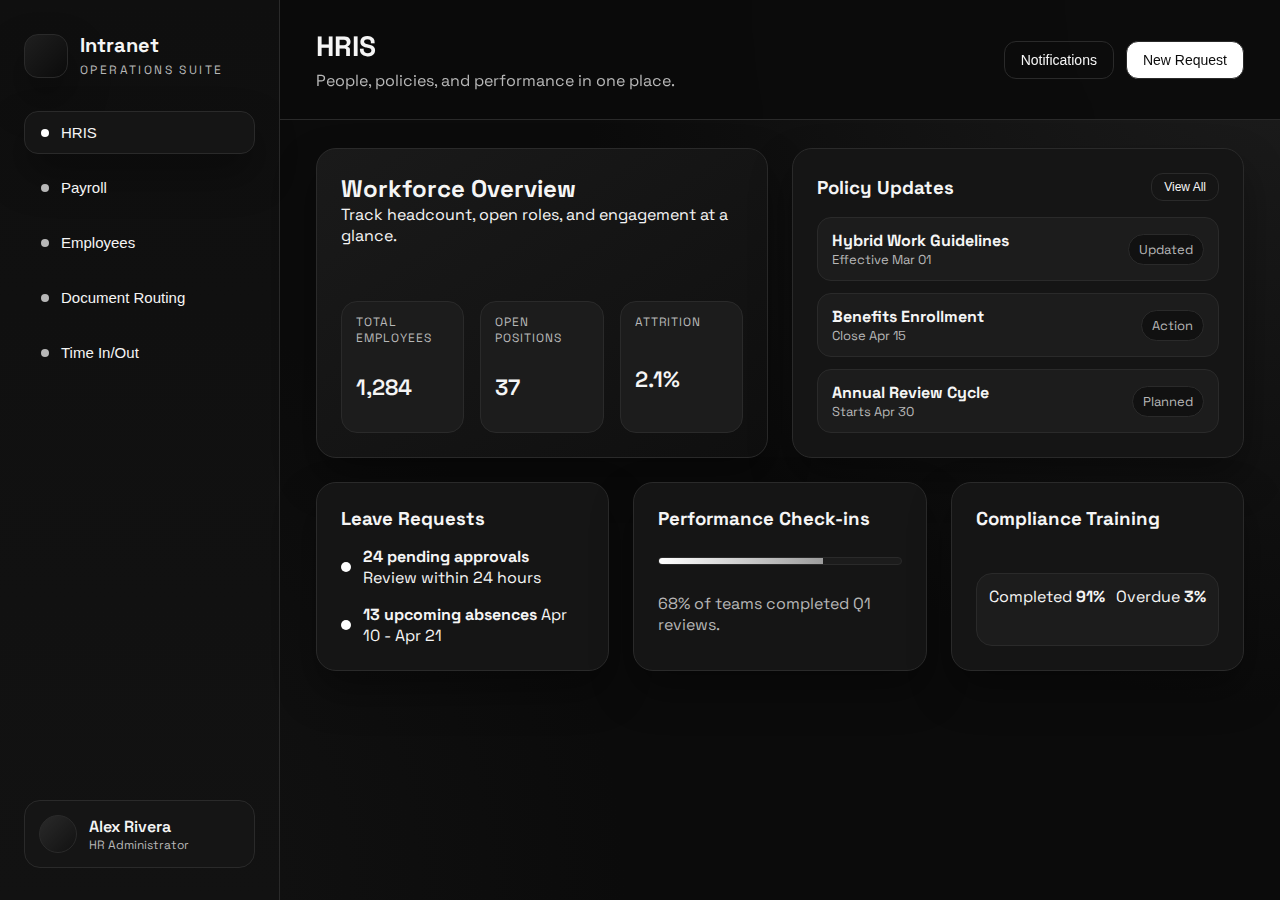
<file: app.html>
<!doctype html>
<html lang="en">
  <head>
    <meta charset="utf-8" />
    <meta name="viewport" content="width=device-width, initial-scale=1" />
    <title>Intranet Suite</title>
    <link rel="stylesheet" href="styles.css" />
  </head>
  <body>
    <div class="app" id="app">
      <aside class="sidebar" id="sidebar">
        <div class="brand">
          <div class="brand-mark"></div>
          <div class="brand-text">
            <span class="brand-title">Intranet</span>
            <span class="brand-sub">Operations Suite</span>
          </div>
        </div>
        <nav class="nav" id="nav">
          <button class="nav-item tab-trigger active" data-tab="hris">
            <span class="nav-dot"></span>
            <span>HRIS</span>
          </button>
          <button class="nav-item tab-trigger" data-tab="payroll">
            <span class="nav-dot"></span>
            <span>Payroll</span>
          </button>
          <button class="nav-item tab-trigger" data-tab="employees">
            <span class="nav-dot"></span>
            <span>Employees</span>
          </button>
          <button class="nav-item tab-trigger" data-tab="documents">
            <span class="nav-dot"></span>
            <span>Document Routing</span>
          </button>
          <button class="nav-item tab-trigger" data-tab="time">
            <span class="nav-dot"></span>
            <span>Time In/Out</span>
          </button>
        </nav>
        <div class="sidebar-footer">
          <div class="user-card">
            <div class="avatar"></div>
            <div>
              <div class="user-name">Alex Rivera</div>
              <div class="user-role">HR Administrator</div>
            </div>
          </div>
        </div>
      </aside>

      <div class="main">
        <header class="topbar">
          <button class="icon-btn" id="menuToggle" aria-label="Toggle menu">
            <span class="icon-line"></span>
            <span class="icon-line"></span>
          </button>
          <div class="topbar-title">
            <h1 id="pageTitle">HRIS</h1>
            <p>People, policies, and performance in one place.</p>
          </div>
          <div class="topbar-actions">
            <button class="ghost-btn">Notifications</button>
            <button class="primary-btn">New Request</button>
          </div>
        </header>

        <section class="content">
          <div class="panel active" id="tab-hris">
            <div class="grid two">
              <div class="card hero">
                <div>
                  <h2>Workforce Overview</h2>
                  <p>Track headcount, open roles, and engagement at a glance.</p>
                </div>
                <div class="stat-grid">
                  <div class="stat">
                    <span class="stat-label">Total Employees</span>
                    <span class="stat-value">1,284</span>
                  </div>
                  <div class="stat">
                    <span class="stat-label">Open Positions</span>
                    <span class="stat-value">37</span>
                  </div>
                  <div class="stat">
                    <span class="stat-label">Attrition</span>
                    <span class="stat-value">2.1%</span>
                  </div>
                </div>
              </div>
              <div class="card">
                <div class="card-header">
                  <h3>Policy Updates</h3>
                  <button class="ghost-btn small">View All</button>
                </div>
                <ul class="list">
                  <li>
                    <div>
                      <strong>Hybrid Work Guidelines</strong>
                      <span>Effective Mar 01</span>
                    </div>
                    <span class="badge">Updated</span>
                  </li>
                  <li>
                    <div>
                      <strong>Benefits Enrollment</strong>
                      <span>Close Apr 15</span>
                    </div>
                    <span class="badge">Action</span>
                  </li>
                  <li>
                    <div>
                      <strong>Annual Review Cycle</strong>
                      <span>Starts Apr 30</span>
                    </div>
                    <span class="badge">Planned</span>
                  </li>
                </ul>
              </div>
            </div>

            <div class="grid three">
              <div class="card">
                <h3>Leave Requests</h3>
                <div class="timeline">
                  <div class="timeline-item">
                    <div class="timeline-dot"></div>
                    <div>
                      <strong>24 pending approvals</strong>
                      <span>Review within 24 hours</span>
                    </div>
                  </div>
                  <div class="timeline-item">
                    <div class="timeline-dot"></div>
                    <div>
                      <strong>13 upcoming absences</strong>
                      <span>Apr 10 - Apr 21</span>
                    </div>
                  </div>
                </div>
              </div>
              <div class="card">
                <h3>Performance Check-ins</h3>
                <div class="progress">
                  <div class="progress-bar" style="width: 68%"></div>
                </div>
                <p class="muted">68% of teams completed Q1 reviews.</p>
              </div>
              <div class="card">
                <h3>Compliance Training</h3>
                <div class="stacked">
                  <div>
                    <span>Completed</span>
                    <strong>91%</strong>
                  </div>
                  <div>
                    <span>Overdue</span>
                    <strong>3%</strong>
                  </div>
                </div>
              </div>
            </div>
          </div>

          <div class="panel" id="tab-payroll">
            <div class="grid two">
              <div class="card">
                <h2>Payroll Snapshot</h2>
                <p>Next payout: Apr 15, 2026</p>
                <div class="stat-grid">
                  <div class="stat">
                    <span class="stat-label">Gross Pay</span>
                    <span class="stat-value">$4.2M</span>
                  </div>
                  <div class="stat">
                    <span class="stat-label">Net Pay</span>
                    <span class="stat-value">$3.1M</span>
                  </div>
                  <div class="stat">
                    <span class="stat-label">Deductions</span>
                    <span class="stat-value">$1.1M</span>
                  </div>
                </div>
              </div>
              <div class="card">
                <div class="card-header">
                  <h3>Payroll Actions</h3>
                  <button class="ghost-btn small">Run Preview</button>
                </div>
                <div class="action-grid">
                  <button class="action-btn">Generate Payslips</button>
                  <button class="action-btn">Export Bank File</button>
                  <button class="action-btn">Sync Tax Tables</button>
                  <button class="action-btn">Adjust Allowances</button>
                </div>
              </div>
            </div>
            <div class="card">
              <div class="card-header">
                <h3>Payroll Exceptions</h3>
                <button class="ghost-btn small">Resolve All</button>
              </div>
              <div class="table">
                <div class="table-row header">
                  <span>Employee</span>
                  <span>Issue</span>
                  <span>Status</span>
                  <span>Action</span>
                </div>
                <div class="table-row">
                  <span>Camila Perez</span>
                  <span>Overtime mismatch</span>
                  <span>Pending</span>
                  <button class="ghost-btn small">Review</button>
                </div>
                <div class="table-row">
                  <span>Jordan Lee</span>
                  <span>Bank details missing</span>
                  <span>Blocked</span>
                  <button class="ghost-btn small">Ping</button>
                </div>
                <div class="table-row">
                  <span>Priya Singh</span>
                  <span>Tax exemption update</span>
                  <span>In progress</span>
                  <button class="ghost-btn small">Update</button>
                </div>
              </div>
            </div>
          </div>

          <div class="panel" id="tab-employees">
            <div class="grid two">
              <div class="card">
                <h2>Employee Directory</h2>
                <p>Search, filter, and manage profiles and assignments.</p>
                <div class="search">
                  <input type="text" placeholder="Search by name, role, or team" />
                  <button class="ghost-btn">Search</button>
                </div>
                <div class="pill-row">
                  <span class="pill">Active</span>
                  <span class="pill">Onboarding</span>
                  <span class="pill">Remote</span>
                  <span class="pill">Contractor</span>
                </div>
              </div>
              <div class="card">
                <h3>Team Health</h3>
                <div class="stat-grid">
                  <div class="stat">
                    <span class="stat-label">Engagement</span>
                    <span class="stat-value">84%</span>
                  </div>
                  <div class="stat">
                    <span class="stat-label">eNPS</span>
                    <span class="stat-value">41</span>
                  </div>
                  <div class="stat">
                    <span class="stat-label">Retention</span>
                    <span class="stat-value">96%</span>
                  </div>
                </div>
              </div>
            </div>
            <div class="card">
              <div class="card-header">
                <h3>Top Performers</h3>
                <button class="ghost-btn small">View Insights</button>
              </div>
              <div class="grid three">
                <div class="profile-card">
                  <div class="avatar large"></div>
                  <div>
                    <strong>Elena Torres</strong>
                    <span>Product Design</span>
                  </div>
                  <span class="badge">Outstanding</span>
                </div>
                <div class="profile-card">
                  <div class="avatar large"></div>
                  <div>
                    <strong>Marcus Chen</strong>
                    <span>Data Science</span>
                  </div>
                  <span class="badge">High</span>
                </div>
                <div class="profile-card">
                  <div class="avatar large"></div>
                  <div>
                    <strong>Lana Brooks</strong>
                    <span>Operations</span>
                  </div>
                  <span class="badge">Strong</span>
                </div>
              </div>
            </div>
          </div>

          <div class="panel" id="tab-documents">
            <div class="grid two">
              <div class="card">
                <h2>Document Routing</h2>
                <p>Route, approve, and archive documents securely.</p>
                <div class="route-flow">
                  <div class="route-step">
                    <span>Draft</span>
                  </div>
                  <div class="route-step">
                    <span>Manager</span>
                  </div>
                  <div class="route-step">
                    <span>Legal</span>
                  </div>
                  <div class="route-step">
                    <span>Final</span>
                  </div>
                </div>
              </div>
              <div class="card">
                <h3>Routing Queue</h3>
                <ul class="list">
                  <li>
                    <div>
                      <strong>Vendor Contract</strong>
                      <span>Awaiting Legal Review</span>
                    </div>
                    <span class="badge">2 days</span>
                  </li>
                  <li>
                    <div>
                      <strong>Salary Adjustment</strong>
                      <span>Manager Approval</span>
                    </div>
                    <span class="badge">6 hrs</span>
                  </li>
                  <li>
                    <div>
                      <strong>Travel Request</strong>
                      <span>Final Sign-off</span>
                    </div>
                    <span class="badge">Today</span>
                  </li>
                </ul>
              </div>
            </div>
            <div class="card">
              <div class="card-header">
                <h3>Recent Activity</h3>
                <button class="ghost-btn small">Export</button>
              </div>
              <div class="table">
                <div class="table-row header">
                  <span>Document</span>
                  <span>Owner</span>
                  <span>Status</span>
                  <span>Updated</span>
                </div>
                <div class="table-row">
                  <span>Benefits Policy</span>
                  <span>J. Ramos</span>
                  <span>Signed</span>
                  <span>1 hr ago</span>
                </div>
                <div class="table-row">
                  <span>Contract Renewal</span>
                  <span>T. Blake</span>
                  <span>Review</span>
                  <span>3 hrs ago</span>
                </div>
                <div class="table-row">
                  <span>Budget Memo</span>
                  <span>O. Kim</span>
                  <span>Draft</span>
                  <span>Yesterday</span>
                </div>
              </div>
            </div>
          </div>

          <div class="panel" id="tab-time">
            <div class="grid two">
              <div class="card">
                <h2>Time In/Out</h2>
                <p>Capture attendance using face and fingerprint biometrics.</p>
                <div class="time-actions">
                  <button class="primary-btn" data-scan="Face Time In">Time In (Face)</button>
                  <button class="primary-btn" data-scan="Fingerprint Time In">Time In (Fingerprint)</button>
                  <button class="ghost-btn" data-scan="Face Time Out">Time Out (Face)</button>
                  <button class="ghost-btn" data-scan="Fingerprint Time Out">Time Out (Fingerprint)</button>
                </div>
                <div class="scan-status">
                  <div class="scan-orb"></div>
                  <div>
                    <strong>Ready to scan</strong>
                    <span>Connect device to begin verification.</span>
                  </div>
                </div>
              </div>
              <div class="card">
                <h3>Today</h3>
                <div class="stat-grid">
                  <div class="stat">
                    <span class="stat-label">On Time</span>
                    <span class="stat-value">91%</span>
                  </div>
                  <div class="stat">
                    <span class="stat-label">Late</span>
                    <span class="stat-value">6%</span>
                  </div>
                  <div class="stat">
                    <span class="stat-label">Remote</span>
                    <span class="stat-value">3%</span>
                  </div>
                </div>
                <div class="card-divider"></div>
                <h4>Recent Scans</h4>
                <ul class="list compact">
                  <li>
                    <div>
                      <strong>08:12 AM</strong>
                      <span>Face Time In - R. Cortez</span>
                    </div>
                    <span class="badge">Verified</span>
                  </li>
                  <li>
                    <div>
                      <strong>08:21 AM</strong>
                      <span>Fingerprint Time In - L. Brooks</span>
                    </div>
                    <span class="badge">Verified</span>
                  </li>
                  <li>
                    <div>
                      <strong>08:46 AM</strong>
                      <span>Face Time In - D. Patel</span>
                    </div>
                    <span class="badge">Verified</span>
                  </li>
                </ul>
              </div>
            </div>
            <div class="card">
              <div class="card-header">
                <h3>Device Readiness</h3>
                <button class="ghost-btn small">Run Diagnostics</button>
              </div>
              <div class="grid three">
                <div class="device-card">
                  <span class="device-label">Front Cam</span>
                  <strong>Connected</strong>
                  <div class="device-pill">Face</div>
                </div>
                <div class="device-card">
                  <span class="device-label">Fingerprint Reader</span>
                  <strong>Connected</strong>
                  <div class="device-pill">Fingerprint</div>
                </div>
                <div class="device-card">
                  <span class="device-label">Gate Terminal</span>
                  <strong>Online</strong>
                  <div class="device-pill">Access</div>
                </div>
              </div>
            </div>
          </div>
        </section>
      </div>

      <nav class="bottom-nav" id="bottomNav">
        <button class="bottom-item tab-trigger active" data-tab="hris">
          <span class="bottom-icon">HR</span>
          <span>HRIS</span>
        </button>
        <button class="bottom-item tab-trigger" data-tab="payroll">
          <span class="bottom-icon">$</span>
          <span>Payroll</span>
        </button>
        <button class="bottom-item tab-trigger" data-tab="employees">
          <span class="bottom-icon">EMP</span>
          <span>Employees</span>
        </button>
        <button class="bottom-item tab-trigger" data-tab="documents">
          <span class="bottom-icon">DOC</span>
          <span>Docs</span>
        </button>
        <button class="bottom-item tab-trigger" data-tab="time">
          <span class="bottom-icon">TIME</span>
          <span>Time</span>
        </button>
      </nav>
      <button class="fab" id="fabAction" aria-label="New Request">+</button>
    </div>

    <div class="modal" id="scanModal" aria-hidden="true">
      <div class="modal-content">
        <div class="modal-orb"></div>
        <h3 id="scanTitle">Biometric Scan</h3>
        <p id="scanMessage">Align to capture verification.</p>
        <div class="modal-actions">
          <button class="ghost-btn" id="cancelScan">Cancel</button>
          <button class="primary-btn" id="completeScan">Complete</button>
        </div>
      </div>
    </div>

    <script src="app.js"></script>
  </body>
</html>
</file>
<file: styles.css>
﻿@import url('https://fonts.googleapis.com/css2?family=Space+Grotesk:wght@400;500;600;700&family=IBM+Plex+Mono:wght@400;500&display=swap');

:root {
  color-scheme: dark;
  --bg: #0b0b0b;
  --bg-alt: #111111;
  --panel: #151515;
  --panel-soft: #1c1c1c;
  --border: #2a2a2a;
  --text: #f5f5f5;
  --text-muted: #b7b7b7;
  --accent: #ffffff;
  --accent-soft: #d6d6d6;
  --shadow: 0 20px 40px rgba(0, 0, 0, 0.35);
}

* {
  margin: 0;
  padding: 0;
  box-sizing: border-box;
}

body {
  font-family: "Space Grotesk", system-ui, sans-serif;
  background: radial-gradient(circle at top right, #1d1d1d, transparent 45%),
    radial-gradient(circle at bottom left, #141414, transparent 40%),
    var(--bg);
  color: var(--text);
  min-height: 100vh;
}

.preview-shell {
  min-height: 100vh;
  display: grid;
  grid-template-rows: auto 1fr;
  gap: 24px;
  padding: 24px clamp(16px, 3vw, 32px) 32px;
}

.preview-toolbar {
  display: flex;
  align-items: center;
  justify-content: space-between;
  gap: 16px;
  padding: 18px 20px;
  border-radius: 18px;
  background: rgba(12, 12, 12, 0.85);
  border: 1px solid var(--border);
  box-shadow: var(--shadow);
}

.preview-brand {
  display: flex;
  align-items: center;
  gap: 12px;
}

.preview-title {
  font-size: 18px;
  font-weight: 600;
}

.preview-sub {
  font-size: 12px;
  color: var(--text-muted);
  text-transform: uppercase;
  letter-spacing: 0.2em;
}

.preview-stage {
  display: grid;
  grid-template-columns: repeat(2, minmax(0, 1fr));
  gap: 32px;
  align-items: center;
  justify-items: center;
  padding-bottom: 40px;
}

.device-preview {
  width: 100%;
  display: grid;
  justify-items: center;
  gap: 14px;
  --preview-scale: 1;
  --frame-max-width: 420px;
  --screen-x: 5.9%;
  --screen-y: 2.3%;
  --screen-w: 88.4%;
  --screen-h: 95.3%;
  --screen-radius: 30px;
  --viewport-width: 375px;
  --viewport-height: 812px;
}

.device-preview.device-macbook {
  --frame-max-width: 1120px;
  --screen-x: 11.2%;
  --screen-y: 5.8%;
  --screen-w: 77.5%;
  --screen-h: 84.2%;
  --screen-radius: 10px;
  --viewport-width: 1440px;
  --viewport-height: 900px;
}

.device-frame {
  position: relative;
  width: min(100%, var(--frame-max-width));
}

.device-image {
  width: 100%;
  display: block;
  height: auto;
}

.device-screen {
  position: absolute;
  left: var(--screen-x);
  top: var(--screen-y);
  width: var(--screen-w);
  height: var(--screen-h);
  border-radius: var(--screen-radius);
  overflow: hidden;
  background: #000;
}

.device-screen iframe {
  border: none;
  transform: scale(var(--preview-scale));
  transform-origin: top left;
  width: var(--viewport-width);
  height: var(--viewport-height);
  background: #000;
}

.device-caption {
  font-size: 13px;
  color: var(--text-muted);
  text-transform: uppercase;
  letter-spacing: 0.18em;
}

.capture-fab {
  position: fixed;
  right: 24px;
  bottom: 24px;
  padding: 12px 20px;
  border-radius: 999px;
  border: none;
  background: var(--accent);
  color: #0b0b0b;
  font-weight: 600;
  font-size: 13px;
  cursor: pointer;
  box-shadow: var(--shadow);
  z-index: 40;
}

.capture-fab:disabled {
  opacity: 0.6;
  cursor: wait;
}

.app {
  display: grid;
  grid-template-columns: 280px 1fr;
  min-height: 100vh;
  position: relative;
}

.sidebar {
  background: linear-gradient(180deg, #0f0f0f 0%, #121212 100%);
  border-right: 1px solid var(--border);
  display: flex;
  flex-direction: column;
  padding: 32px 24px;
  gap: 32px;
}

.brand {
  display: flex;
  align-items: center;
  gap: 12px;
}

.brand-mark {
  width: 44px;
  height: 44px;
  border-radius: 14px;
  background: linear-gradient(135deg, #1f1f1f, #0b0b0b);
  border: 1px solid var(--border);
  box-shadow: var(--shadow);
}

.brand-title {
  font-size: 20px;
  font-weight: 700;
  display: block;
}

.brand-sub {
  font-size: 12px;
  color: var(--text-muted);
  letter-spacing: 0.2em;
  text-transform: uppercase;
}

.nav {
  display: grid;
  gap: 12px;
}

.nav-item {
  display: flex;
  align-items: center;
  gap: 12px;
  border: 1px solid transparent;
  padding: 12px 16px;
  border-radius: 14px;
  background: transparent;
  color: var(--text);
  cursor: pointer;
  font-size: 15px;
  transition: all 0.2s ease;
}

.nav-item .nav-dot {
  width: 8px;
  height: 8px;
  border-radius: 999px;
  background: var(--text-muted);
}

.nav-item:hover,
.nav-item.active {
  background: var(--panel);
  border-color: var(--border);
  box-shadow: var(--shadow);
}

.nav-item.active .nav-dot {
  background: var(--accent);
}

.sidebar-footer {
  margin-top: auto;
}

.user-card {
  display: flex;
  align-items: center;
  gap: 12px;
  padding: 14px;
  border-radius: 16px;
  background: var(--panel);
  border: 1px solid var(--border);
}

.avatar {
  width: 38px;
  height: 38px;
  border-radius: 50%;
  background: linear-gradient(135deg, #2a2a2a, #111111);
  border: 1px solid var(--border);
}

.avatar.large {
  width: 48px;
  height: 48px;
}

.user-name {
  font-weight: 600;
}

.user-role {
  font-size: 12px;
  color: var(--text-muted);
}

.main {
  display: flex;
  flex-direction: column;
}

.topbar {
  display: flex;
  justify-content: space-between;
  align-items: center;
  padding: 28px 36px;
  border-bottom: 1px solid var(--border);
  background: rgba(10, 10, 10, 0.88);
  backdrop-filter: blur(16px);
  position: sticky;
  top: 0;
  z-index: 10;
}

.topbar-title h1 {
  font-size: 28px;
  margin-bottom: 6px;
}

.topbar-title p {
  color: var(--text-muted);
}

.topbar-actions {
  display: flex;
  gap: 12px;
}

.icon-btn {
  display: none;
  flex-direction: column;
  gap: 6px;
  background: transparent;
  border: 1px solid var(--border);
  border-radius: 12px;
  padding: 10px;
  cursor: pointer;
}

.icon-line {
  width: 18px;
  height: 2px;
  background: var(--text);
}

.content {
  padding: 28px 36px 42px;
  display: grid;
  gap: 24px;
}

.panel {
  display: none;
  gap: 24px;
}

.panel.active {
  display: grid;
}

.grid {
  display: grid;
  gap: 24px;
}

.grid.two {
  grid-template-columns: repeat(2, minmax(0, 1fr));
}

.grid.three {
  grid-template-columns: repeat(3, minmax(0, 1fr));
}

.card {
  background: var(--panel);
  border: 1px solid var(--border);
  border-radius: 20px;
  padding: 24px;
  box-shadow: var(--shadow);
  display: grid;
  gap: 16px;
}

.card.hero {
  background: linear-gradient(145deg, #1a1a1a, #0f0f0f);
}

.card-header {
  display: flex;
  justify-content: space-between;
  align-items: center;
}

.stat-grid {
  display: grid;
  grid-template-columns: repeat(auto-fit, minmax(120px, 1fr));
  gap: 16px;
}

.stat {
  background: var(--panel-soft);
  border-radius: 16px;
  padding: 12px 14px;
  border: 1px solid var(--border);
  display: grid;
  gap: 8px;
}

.stat-label {
  font-size: 12px;
  color: var(--text-muted);
  text-transform: uppercase;
  letter-spacing: 0.08em;
}

.stat-value {
  font-size: 22px;
  font-weight: 600;
}

.list {
  list-style: none;
  display: grid;
  gap: 12px;
}

.list li {
  display: flex;
  justify-content: space-between;
  align-items: center;
  padding: 12px 14px;
  border-radius: 14px;
  background: var(--panel-soft);
  border: 1px solid var(--border);
}

.list li span {
  display: block;
  color: var(--text-muted);
  font-size: 13px;
}

.list.compact li {
  padding: 10px 12px;
}

.badge {
  border: 1px solid var(--border);
  padding: 6px 10px;
  border-radius: 999px;
  font-size: 12px;
  background: #111111;
}

.timeline {
  display: grid;
  gap: 16px;
}

.timeline-item {
  display: grid;
  grid-template-columns: auto 1fr;
  gap: 12px;
  align-items: center;
}

.timeline-dot {
  width: 10px;
  height: 10px;
  background: var(--accent);
  border-radius: 999px;
}

.progress {
  width: 100%;
  height: 8px;
  background: var(--panel-soft);
  border-radius: 999px;
  overflow: hidden;
  border: 1px solid var(--border);
}

.progress-bar {
  height: 100%;
  background: linear-gradient(90deg, #ffffff, #9d9d9d);
}

.stacked {
  display: flex;
  justify-content: space-between;
  padding: 12px;
  border-radius: 16px;
  background: var(--panel-soft);
  border: 1px solid var(--border);
}

.table {
  display: grid;
  gap: 10px;
}

.table-row {
  display: grid;
  grid-template-columns: repeat(4, minmax(0, 1fr));
  gap: 12px;
  align-items: center;
  padding: 12px 14px;
  border-radius: 14px;
  background: var(--panel-soft);
  border: 1px solid var(--border);
  font-size: 14px;
}

.table-row.header {
  background: transparent;
  border-color: transparent;
  color: var(--text-muted);
  text-transform: uppercase;
  font-size: 12px;
  letter-spacing: 0.1em;
}

.search {
  display: flex;
  gap: 12px;
}

.search input {
  flex: 1;
  padding: 10px 12px;
  border-radius: 12px;
  border: 1px solid var(--border);
  background: var(--panel-soft);
  color: var(--text);
}

.pill-row {
  display: flex;
  gap: 10px;
  flex-wrap: wrap;
}

.pill {
  padding: 6px 12px;
  border-radius: 999px;
  border: 1px solid var(--border);
  background: var(--panel-soft);
  font-size: 12px;
}

.profile-card {
  display: grid;
  gap: 12px;
  align-content: start;
  padding: 16px;
  border-radius: 18px;
  background: var(--panel-soft);
  border: 1px solid var(--border);
}

.route-flow {
  display: grid;
  grid-template-columns: repeat(4, minmax(0, 1fr));
  gap: 12px;
}

.route-step {
  padding: 16px;
  border-radius: 14px;
  background: var(--panel-soft);
  border: 1px solid var(--border);
  text-align: center;
  font-weight: 500;
}

.action-grid {
  display: grid;
  grid-template-columns: repeat(2, minmax(0, 1fr));
  gap: 12px;
}

.action-btn {
  padding: 14px;
  border-radius: 14px;
  border: 1px solid var(--border);
  background: var(--panel-soft);
  color: var(--text);
  cursor: pointer;
  transition: transform 0.2s ease;
}

.action-btn:hover {
  transform: translateY(-2px);
}

.time-actions {
  display: grid;
  grid-template-columns: repeat(2, minmax(0, 1fr));
  gap: 12px;
}

.scan-status {
  display: grid;
  grid-template-columns: auto 1fr;
  gap: 16px;
  align-items: center;
  padding: 16px;
  border-radius: 16px;
  background: var(--panel-soft);
  border: 1px solid var(--border);
}

.scan-orb,
.modal-orb {
  width: 56px;
  height: 56px;
  border-radius: 50%;
  background: radial-gradient(circle at 30% 30%, #ffffff, #1b1b1b 60%);
  position: relative;
  overflow: hidden;
}

.scan-orb::after,
.modal-orb::after {
  content: "";
  position: absolute;
  inset: 10px;
  border-radius: 50%;
  border: 1px solid rgba(255, 255, 255, 0.4);
  animation: pulse 2.2s infinite;
}

.device-card {
  padding: 16px;
  border-radius: 16px;
  border: 1px solid var(--border);
  background: var(--panel-soft);
  display: grid;
  gap: 8px;
}

.device-label {
  font-size: 12px;
  text-transform: uppercase;
  letter-spacing: 0.12em;
  color: var(--text-muted);
}

.device-pill {
  justify-self: start;
  padding: 4px 10px;
  border-radius: 999px;
  border: 1px solid var(--border);
  font-size: 11px;
  background: #0f0f0f;
}

.card-divider {
  height: 1px;
  background: var(--border);
  width: 100%;
}

.primary-btn,
.ghost-btn {
  padding: 10px 16px;
  border-radius: 12px;
  border: 1px solid var(--border);
  cursor: pointer;
  font-weight: 500;
  font-size: 14px;
}

.primary-btn {
  background: var(--accent);
  color: #0b0b0b;
}

.ghost-btn {
  background: transparent;
  color: var(--text);
}

.ghost-btn.small {
  padding: 6px 12px;
  font-size: 12px;
}

.muted {
  color: var(--text-muted);
}

.bottom-nav {
  display: none;
  position: fixed;
  left: 0;
  right: 0;
  bottom: 0;
  padding: 10px 12px calc(10px + env(safe-area-inset-bottom));
  background: rgba(8, 8, 8, 0.95);
  border-top: 1px solid var(--border);
  backdrop-filter: blur(16px);
  z-index: 25;
  gap: 6px;
}

.bottom-item {
  flex: 1;
  display: grid;
  justify-items: center;
  gap: 6px;
  background: transparent;
  border: 1px solid transparent;
  color: var(--text-muted);
  font-size: 11px;
  padding: 8px 4px;
  border-radius: 14px;
  cursor: pointer;
}

.bottom-item.active {
  color: var(--text);
  border-color: var(--border);
  background: var(--panel);
}

.bottom-icon {
  font-size: 11px;
  letter-spacing: 0.1em;
  padding: 4px 8px;
  border-radius: 999px;
  border: 1px solid var(--border);
  background: var(--panel-soft);
}

.fab {
  position: fixed;
  right: 20px;
  bottom: calc(88px + env(safe-area-inset-bottom));
  width: 54px;
  height: 54px;
  border-radius: 18px;
  border: none;
  background: var(--accent);
  color: #0b0b0b;
  font-size: 30px;
  font-weight: 600;
  display: none;
  box-shadow: var(--shadow);
  cursor: pointer;
  z-index: 26;
}

.modal {
  position: fixed;
  inset: 0;
  background: rgba(0, 0, 0, 0.6);
  display: none;
  align-items: center;
  justify-content: center;
  padding: 24px;
  z-index: 20;
}

.modal.active {
  display: flex;
}

.modal-content {
  background: var(--panel);
  border: 1px solid var(--border);
  border-radius: 20px;
  padding: 28px;
  width: min(420px, 100%);
  text-align: center;
  display: grid;
  gap: 16px;
  box-shadow: var(--shadow);
}

.modal-actions {
  display: flex;
  gap: 12px;
  justify-content: center;
}

@keyframes pulse {
  0% {
    transform: scale(0.7);
    opacity: 0.4;
  }
  50% {
    transform: scale(1);
    opacity: 0.8;
  }
  100% {
    transform: scale(0.7);
    opacity: 0.4;
  }
}

@media (max-width: 1300px) {
  .preview-stage {
    grid-template-columns: 1fr;
  }
}

@media (max-width: 1100px) {
  .grid.two,
  .grid.three {
    grid-template-columns: 1fr;
  }

  .app {
    grid-template-columns: 1fr;
  }

  .sidebar {
    position: fixed;
    inset: 0 30% 0 0;
    transform: translateX(-100%);
    transition: transform 0.3s ease;
    z-index: 30;
  }

  .app.nav-open .sidebar {
    transform: translateX(0);
  }

  .icon-btn {
    display: flex;
  }
}

@media (max-width: 900px) {
  .topbar {
    padding: 20px 22px;
  }

  .content {
    padding: 20px 22px 120px;
  }

  .bottom-nav {
    display: flex;
  }

  .fab {
    display: inline-flex;
    align-items: center;
    justify-content: center;
  }
}

@media (max-width: 700px) {
  .topbar {
    flex-direction: column;
    align-items: flex-start;
    gap: 12px;
  }

  .topbar-actions {
    display: none;
  }

  .topbar-title h1 {
    font-size: 24px;
  }

  .time-actions {
    grid-template-columns: 1fr;
  }

  .route-flow {
    grid-template-columns: 1fr;
  }

  .table-row {
    grid-template-columns: 1fr;
  }

  .stat-grid {
    grid-template-columns: repeat(2, minmax(0, 1fr));
  }
}

@media (max-width: 420px) {
  .stat-grid {
    grid-template-columns: 1fr;
  }

  .search {
    flex-direction: column;
  }
}

@media (max-width: 700px) {
  .topbar {
    flex-direction: row;
    align-items: center;
    justify-content: flex-start;
    gap: 12px;
    padding: 14px 18px;
  }

  .topbar-title h1 {
    font-size: 20px;
    margin-bottom: 0;
  }

  .topbar-title p {
    display: none;
  }

  .icon-btn {
    padding: 8px;
    border-radius: 10px;
  }
}

body.preview-body {
  --page-zoom: 0.63;
  zoom: var(--page-zoom);
  overflow-x: hidden;
}
</file>
